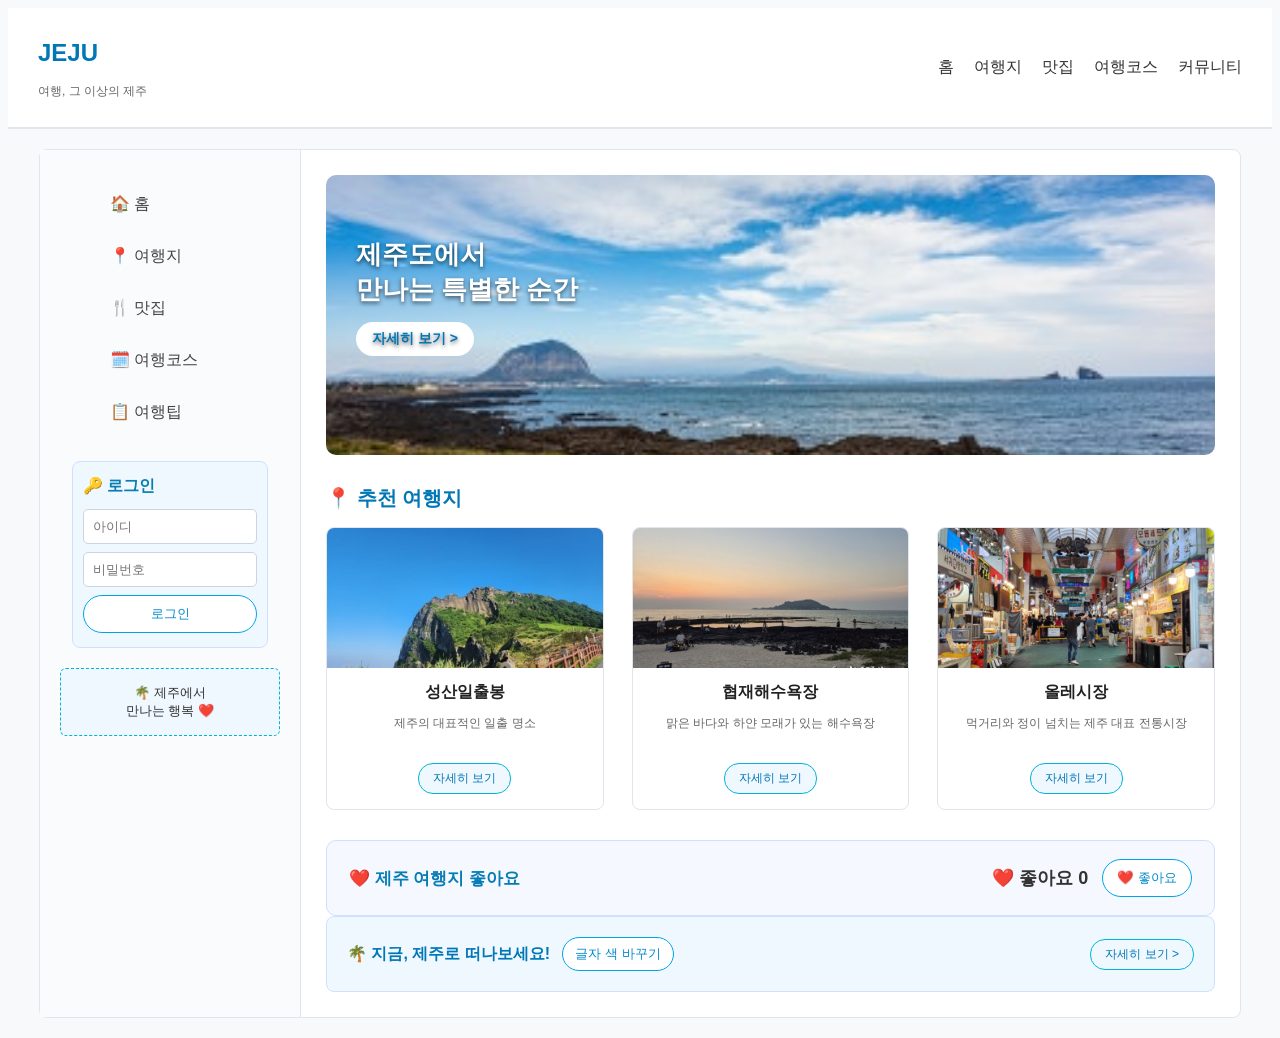
<file: index.html>
<!DOCTYPE html>
<html lang="ko">
<head>
    <meta charset="UTF-8">
    <meta name="viewport" content="width=device-width, initial-scale=1.0">
    <title>JEJU - 여행, 그 이상의 제주</title>
    <link rel="stylesheet" href="style.css">

    <style>
        /* 왼쪽 사이드바 로그인 */
        .sidebar-login {
            margin: 20px 12px;
            padding: 14px 10px;
            background-color: #f0f8ff;
            border: 1px solid #cfe0ff;
            border-radius: 8px;
            box-sizing: border-box;
        }

        .sidebar-login h3 {
            margin: 0 0 12px;
            color: #087db5;
            font-size: 16px;
        }

        .sidebar-login form {
            display: flex;
            flex-direction: column;
            gap: 8px;
        }

        .sidebar-login input {
            width: 100%;
            min-width: 0;
            padding: 9px;
            border: 1px solid #ccd5df;
            border-radius: 5px;
            box-sizing: border-box;
        }

        .sidebar-login button {
            padding: 9px;
            border: 1px solid #00a5e8;
            border-radius: 20px;
            background: white;
            color: #008acb;
            cursor: pointer;
        }

        .sidebar-login button:hover,
        .counter-widget button:hover,
        .color-change-area button:hover {
            background-color: #eaf8ff;
        }

        /* 제주 여행지 좋아요 */
        .counter-widget {
            display: flex;
            flex-wrap: wrap;
            align-items: center;
            justify-content: space-between;
            gap: 12px;
            width: 100%;
            margin-top: 24px;
            padding: 18px 22px;
            background-color: #f5f9ff;
            border: 1px solid #cfe0ff;
            border-radius: 10px;
            box-sizing: border-box;
        }

        .counter-widget h3 {
            margin: 0;
            color: #087db5;
            font-size: 17px;
        }

        .counter-content {
            display: flex;
            flex-wrap: wrap;
            align-items: center;
            gap: 14px;
        }

        .counter-widget #count_number {
            margin: 0;
            font-size: 18px;
            font-weight: bold;
        }

        .counter-widget button {
            padding: 9px 14px;
            border: 1px solid #00a5e8;
            border-radius: 20px;
            background: white;
            color: #008acb;
            cursor: pointer;
        }

        /* 하단 배너의 글자 색 바꾸기 */
        .interest-banner .color-change-area {
            display: flex;
            flex-wrap: wrap;
            align-items: center;
            gap: 12px;
        }

        .interest-banner .color-change-area p {
            margin: 0;
            cursor: pointer;
        }

        .color-change-area button {
            padding: 7px 12px;
            border: 1px solid #00a5e8;
            border-radius: 20px;
            background: white;
            color: #008acb;
            cursor: pointer;
        }

        @media (max-width: 850px) {
            .sidebar-login {
                margin: 16px 8px;
                padding: 12px 8px;
            }

            .counter-widget {
                padding: 16px;
            }
        }
    </style>
</head>

<body>

    <!-- 1. 상단 헤더 -->
    <header class="header-box">
        <div class="logo">
            <h1>JEJU</h1>
            <p>여행, 그 이상의 제주</p>
        </div>

        <nav class="top-nav">
            <ul>
                <li><a href="#">홈</a></li>
                <li><a href="#">여행지</a></li>
                <li><a href="#">맛집</a></li>
                <li><a href="#">여행코스</a></li>
                <li><a href="#">커뮤니티</a></li>
            </ul>
        </nav>
    </header>

    <!-- 2. 전체 레이아웃 -->
    <div class="container">

        <!-- 3. 왼쪽 사이드바 -->
        <aside class="sidebar-box">

            <ul class="sidebar-menu">
                <li><a href="#">🏠 홈</a></li>
                <li><a href="#">📍 여행지</a></li>
                <li><a href="#">🍴 맛집</a></li>
                <li><a href="#">🗓️ 여행코스</a></li>
                <li><a href="#">📋 여행팁</a></li>
            </ul>

            <!-- 로그인 기능 -->
            <div class="sidebar-login">
                <h3>🔑 로그인</h3>

                <form id="loginForm">
                    <input
                        type="text"
                        id="user_Id"
                        placeholder="아이디"
                        aria-label="아이디"
                        required
                    >

                    <input
                        type="password"
                        id="user_Pw"
                        placeholder="비밀번호"
                        aria-label="비밀번호"
                        required
                    >

                    <button type="submit">로그인</button>
                </form>
            </div>

            <div class="side-banner">
                🌴 제주에서 <br> 만나는 행복 ❤️
            </div>

        </aside>

        <!-- 4. 본문 영역 -->
        <main class="content-box">

            <!-- 메인 비주얼 배너 -->
            <section class="hero-banner">
                <img src="제주도 배경.jpg" alt="제주 메인 풍경">

                <div class="hero-text">
                    <h2>제주도에서<br>만나는 특별한 순간</h2>
                    <a href="#" class="btn-more">자세히 보기 &gt;</a>
                </div>
            </section>

            <!-- 추천 여행지 -->
            <section>
                <h2 class="section-title">📍 추천 여행지</h2>

                <div class="card-group">

                    <div class="card">
                        <img src="성산일출봉.jpg" alt="성산일출봉">
                        <h3>성산일출봉</h3>
                        <p>제주의 대표적인 일출 명소</p>
                        <a href="#" class="btn-card">자세히 보기</a>
                    </div>

                    <div class="card">
                        <img src="협재해수욕장.jpg" alt="협재해수욕장">
                        <h3>협재해수욕장</h3>
                        <p>맑은 바다와 하얀 모래가 있는 해수욕장</p>
                        <a href="#" class="btn-card">자세히 보기</a>
                    </div>

                    <div class="card">
                        <img src="올레시장.jpg" alt="올레시장">
                        <h3>올레시장</h3>
                        <p>먹거리와 정이 넘치는 제주 대표 전통시장</p>
                        <a href="#" class="btn-card">자세히 보기</a>
                    </div>

                </div>
            </section>

            <!-- 제주 여행지 좋아요 -->
            <section class="counter-widget">
                <h3>❤️ 제주 여행지 좋아요</h3>

                <div class="counter-content">
                    <p id="count_number">❤️ 좋아요 0</p>

                    <button type="button" id="counter">
                        ❤️ 좋아요
                    </button>
                </div>
            </section>

            <!-- 하단 안내 배너 및 글자 색 바꾸기 -->
            <section class="interest-banner">

                <div class="color-change-area">
                    <p id="text_message">
                        🌴 지금, 제주로 떠나보세요!
                    </p>

                    <button type="button" id="changeColor">
                        글자 색 바꾸기
                    </button>
                </div>

                <a href="#" class="btn-card">자세히 보기 &gt;</a>

            </section>

        </main>
    </div>

    <!-- 5. JavaScript 기능 -->
    <script>
        // 로그인 예시 계정
        const id = "junamsu";
        const pw = "helloworld";

        // 로그인 기능
        const loginForm = document.querySelector("#loginForm");

        loginForm.onsubmit = function(e) {
            e.preventDefault();

            const inputId =
                document.querySelector("#user_Id").value;

            const inputPw =
                document.querySelector("#user_Pw").value;

            if (inputId === id && inputPw === pw) {
                alert("로그인 성공!");
            } else {
                alert("로그인 실패: 아이디 또는 비밀번호가 틀렸습니다.");
            }
        };

        // 제주 여행지 좋아요 기능
        let number = 0;

        const counter = document.querySelector("#counter");
        const countNumber =
            document.querySelector("#count_number");

        counter.onclick = function() {
            number++;
            countNumber.textContent = "❤️ 좋아요 " + number;
        };

        // 글자 색 바꾸기 기능
        const textMessage =
            document.querySelector("#text_message");

        const changeColor =
            document.querySelector("#changeColor");

        function changeTextColor() {
            const r = Math.floor(Math.random() * 256);
            const g = Math.floor(Math.random() * 256);
            const b = Math.floor(Math.random() * 256);

            textMessage.style.color =
                "rgb(" + r + ", " + g + ", " + b + ")";
        }

        textMessage.onclick = changeTextColor;
        changeColor.onclick = changeTextColor;
    </script>

</body>
</html>
</file>
<file: style.css>
<style>
        /* 기본 스타일 초기화 */
        * {
            margin: 0;
            padding: 0;
            box-sizing: border-box;
        }

        body {
            font-family: 'Apple SD Gothic Neo', Arial, sans-serif;
            background-color: #f7f9fa;
            color: #333;
        }

        /* 1. 헤더 영역 (상단 로고, 주요 메뉴, 검색창 등) */
        .header-box {
            display: flex;
            justify-content: space-between;
            align-items: center;
            background-color: #ffffff;
            padding: 15px 30px;
            border-bottom: 2px solid #e0e6ed;
        }

        .logo h1 {
            font-size: 24px;
            color: #0077b6;
            font-weight: bold;
        }

        .logo p {
            font-size: 12px;
            color: #666;
        }

        .top-nav ul {
            display: flex;
            list-style: none;
        }

        .top-nav li {
            margin-left: 20px;
        }

        .top-nav a {
            text-decoration: none;
            color: #333;
            font-weight: 500;
        }

        .top-nav a:hover {
            color: #0077b6;
        }

        /* 메인 레이아웃 (사이드바 + 본문) */
        .container {
            display: flex;
            max-width: 1200px;
            margin: 20px auto;
            background-color: #ffffff;
            border: 1px solid #e0e6ed;
            border-radius: 8px;
        }

        /* 2. 사이드 메뉴 영역 */
        .sidebar-box {
            width: 220px;
            padding: 20px;
            border-right: 1px solid #e0e6ed;
            background-color: #fafbfc;
        }

        .sidebar-menu {
            list-style: none;
            margin-bottom: 30px;
        }

        .sidebar-menu li {
            margin-bottom: 15px;
        }

        .sidebar-menu a {
            text-decoration: none;
            color: #444;
            font-size: 16px;
            display: block;
            padding: 8px 10px;
            border-radius: 5px;
        }

        .sidebar-menu a:hover {
            background-color: #e0f2fe;
            color: #0077b6;
            font-weight: bold;
        }

        .side-banner {
            padding: 15px;
            background-color: #f0f8ff;
            border: 1px dashed #00b4d8;
            border-radius: 6px;
            text-align: center;
            font-size: 13px;
        }

        /* 3. 본문 영역 */
        .content-box {
            flex: 1;
            padding: 25px;
        }

        /* 메인 비주얼 배너 영역 */
        .hero-banner {
            position: relative;
            background-color: #e0f2fe;
            border-radius: 10px;
            overflow: hidden;
            margin-bottom: 30px;
        }

        /* [사진 크기 조절] 메인 비주얼 이미지 */
        .hero-banner img {
            width: 100%;       /* 너비 (100%는 영역 전체) */
            height: 280px;     /* 높이: 원하시는 px 크기로 조절하세요 */
            object-fit: cover; /* 이미지가 찌그러지지 않고 비율 맞춰 잘리도록 설정 */
            display: block;
        }

        .hero-text {
            position: absolute;
            top: 40px;
            left: 30px;
            color: #ffffff;
            text-shadow: 0 2px 4px rgba(0,0,0,0.6);
        }

        .hero-text h2 {
            font-size: 26px;
            margin-bottom: 15px;
        }

        .btn-more {
            display: inline-block;
            background-color: #ffffff;
            color: #0077b6;
            padding: 8px 16px;
            text-decoration: none;
            border-radius: 20px;
            font-size: 14px;
            font-weight: bold;
        }

        /* 추천 여행지 영역 */
        .section-title {
            font-size: 20px;
            margin-bottom: 15px;
            color: #0077b6;
        }

        .card-group {
            display: flex;
            justify-content: space-between;
            margin-bottom: 30px;
        }

        .card {
            width: 31%;
            background-color: #ffffff;
            border: 1px solid #e0e6ed;
            border-radius: 8px;
            overflow: hidden;
            padding-bottom: 15px;
            text-align: center;
        }

        /* [사진 크기 조절] 추천 여행지 카드 이미지 */
        .card img {
            width: 100%;       /* 너비 */
            height: 140px;     /* 높이: 원하시는 px 크기로 조절하세요 */
            object-fit: cover;
        }

        .card h3 {
            font-size: 16px;
            margin: 10px 0 5px;
            color: #222;
        }

        .card p {
            font-size: 12px;
            color: #666;
            padding: 0 10px;
            margin-bottom: 12px;
            height: 36px;
        }

        .btn-card {
            display: inline-block;
            background-color: #f0f8ff;
            color: #0077b6;
            border: 1px solid #00b4d8;
            padding: 6px 14px;
            font-size: 12px;
            text-decoration: none;
            border-radius: 15px;
        }

        /* 4. 관심 메뉴 영역 (하단 배너) */
        .interest-banner {
            background-color: #f0f8ff;
            border: 1px solid #d0e1fd;
            border-radius: 8px;
            padding: 20px;
            display: flex;
            justify-content: space-between;
            align-items: center;
        }

        .interest-banner p {
            font-weight: bold;
            color: #0077b6;
        }
    </style>

<style>
        /* 기본 스타일 초기화 */
        * {
            margin: 0;
            padding: 0;
            box-sizing: border-box;
        }

        body {
            font-family: 'Apple SD Gothic Neo', Arial, sans-serif;
            background-color: #f7f9fa;
            color: #333;
        }

        /* 1. 헤더 영역 (상단 로고, 주요 메뉴, 검색창 등) */
        .header-box {
            display: flex;
            justify-content: space-between;
            align-items: center;
            background-color: #ffffff;
            padding: 15px 30px;
            border-bottom: 2px solid #e0e6ed;
        }

        .logo h1 {
            font-size: 24px;
            color: #0077b6;
            font-weight: bold;
        }

        .logo p {
            font-size: 12px;
            color: #666;
        }

        .top-nav ul {
            display: flex;
            list-style: none;
        }

        .top-nav li {
            margin-left: 20px;
        }

        .top-nav a {
            text-decoration: none;
            color: #333;
            font-weight: 500;
        }

        .top-nav a:hover {
            color: #0077b6;
        }

        /* 메인 레이아웃 (사이드바 + 본문) */
        .container {
            display: flex;
            max-width: 1200px;
            margin: 20px auto;
            background-color: #ffffff;
            border: 1px solid #e0e6ed;
            border-radius: 8px;
        }

        /* 2. 사이드 메뉴 영역 */
        .sidebar-box {
            width: 220px;
            padding: 20px;
            border-right: 1px solid #e0e6ed;
            background-color: #fafbfc;
        }

        .sidebar-menu {
            list-style: none;
            margin-bottom: 30px;
        }

        .sidebar-menu li {
            margin-bottom: 15px;
        }

        .sidebar-menu a {
            text-decoration: none;
            color: #444;
            font-size: 16px;
            display: block;
            padding: 8px 10px;
            border-radius: 5px;
        }

        .sidebar-menu a:hover {
            background-color: #e0f2fe;
            color: #0077b6;
            font-weight: bold;
        }

        .side-banner {
            padding: 15px;
            background-color: #f0f8ff;
            border: 1px dashed #00b4d8;
            border-radius: 6px;
            text-align: center;
            font-size: 13px;
        }

        /* 3. 본문 영역 */
        .content-box {
            flex: 1;
            padding: 25px;
        }

        /* 메인 비주얼 배너 영역 */
        .hero-banner {
            position: relative;
            background-color: #e0f2fe;
            border-radius: 10px;
            overflow: hidden;
            margin-bottom: 30px;
        }

        /* [사진 크기 조절] 메인 비주얼 이미지 */
        .hero-banner img {
            width: 100%;       /* 너비 (100%는 영역 전체) */
            height: 280px;     /* 높이: 원하시는 px 크기로 조절하세요 */
            object-fit: cover; /* 이미지가 찌그러지지 않고 비율 맞춰 잘리도록 설정 */
            display: block;
        }

        .hero-text {
            position: absolute;
            top: 40px;
            left: 30px;
            color: #ffffff;
            text-shadow: 0 2px 4px rgba(0,0,0,0.6);
        }

        .hero-text h2 {
            font-size: 26px;
            margin-bottom: 15px;
        }

        .btn-more {
            display: inline-block;
            background-color: #ffffff;
            color: #0077b6;
            padding: 8px 16px;
            text-decoration: none;
            border-radius: 20px;
            font-size: 14px;
            font-weight: bold;
        }

        /* 추천 여행지 영역 */
        .section-title {
            font-size: 20px;
            margin-bottom: 15px;
            color: #0077b6;
        }

        .card-group {
            display: flex;
            justify-content: space-between;
            margin-bottom: 30px;
        }

        .card {
            width: 31%;
            background-color: #ffffff;
            border: 1px solid #e0e6ed;
            border-radius: 8px;
            overflow: hidden;
            padding-bottom: 15px;
            text-align: center;
        }

        /* [사진 크기 조절] 추천 여행지 카드 이미지 */
        .card img {
            width: 100%;       /* 너비 */
            height: 140px;     /* 높이: 원하시는 px 크기로 조절하세요 */
            object-fit: cover;
        }

        .card h3 {
            font-size: 16px;
            margin: 10px 0 5px;
            color: #222;
        }

        .card p {
            font-size: 12px;
            color: #666;
            padding: 0 10px;
            margin-bottom: 12px;
            height: 36px;
        }

        .btn-card {
            display: inline-block;
            background-color: #f0f8ff;
            color: #0077b6;
            border: 1px solid #00b4d8;
            padding: 6px 14px;
            font-size: 12px;
            text-decoration: none;
            border-radius: 15px;
        }

        /* 4. 관심 메뉴 영역 (하단 배너) */
        .interest-banner {
            background-color: #f0f8ff;
            border: 1px solid #d0e1fd;
            border-radius: 8px;
            padding: 20px;
            display: flex;
            justify-content: space-between;
            align-items: center;
        }

        .interest-banner p {
            font-weight: bold;
            color: #0077b6;
        }
    </style>
</file>
